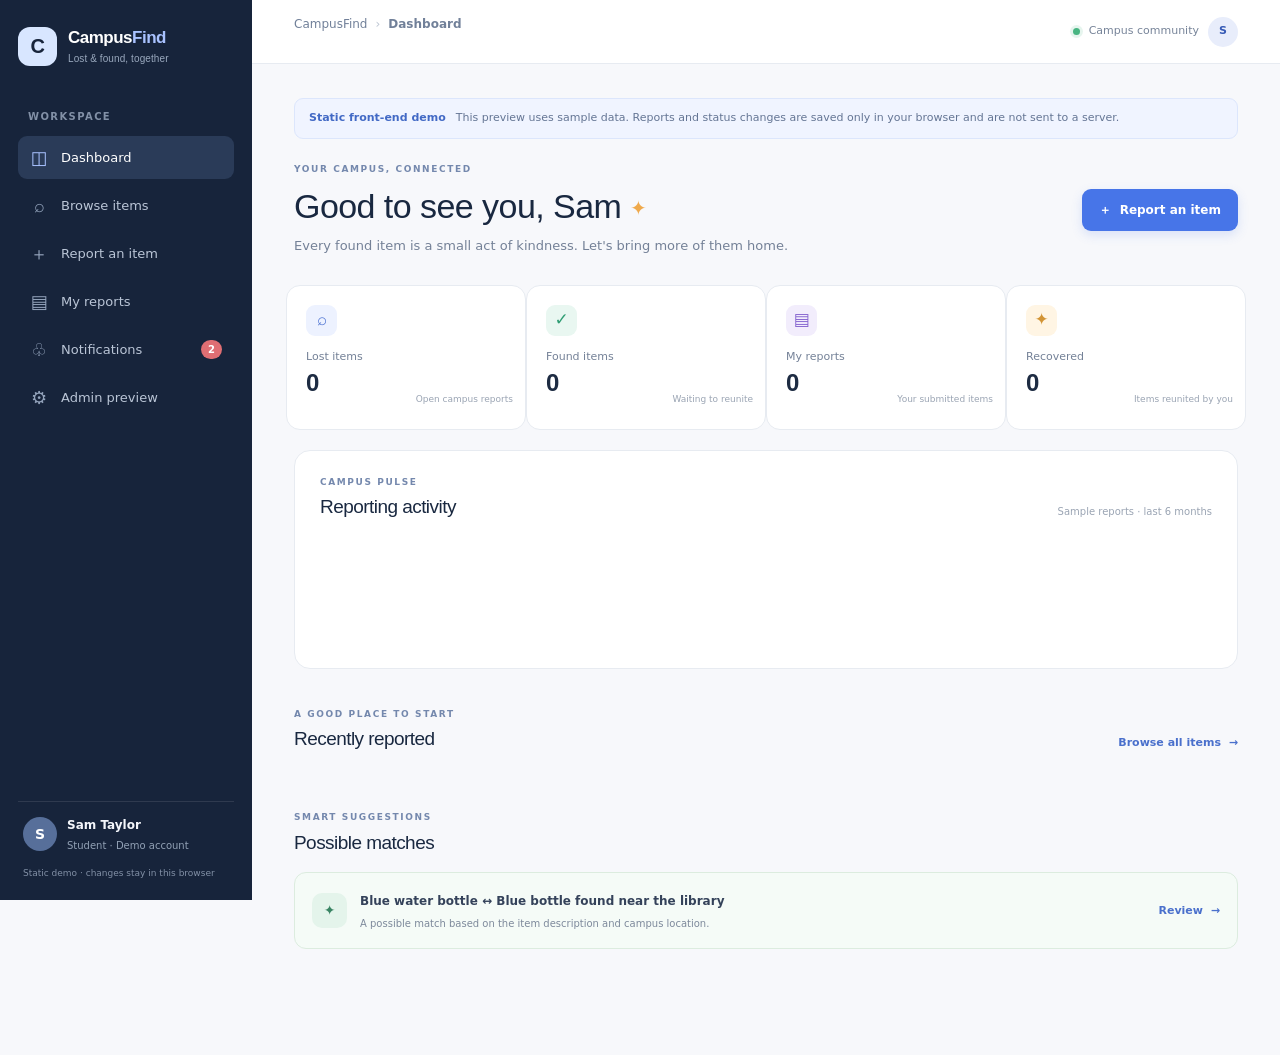
<file: index.html>
<!doctype html>
<html lang="en">
<head>
    <meta charset="utf-8">
    <meta name="viewport" content="width=device-width, initial-scale=1">
    <meta name="theme-color" content="#17243b">
    <meta name="description" content="A static CampusFind front-end demo for campus lost-and-found reports.">

    <title>CampusFind - Campus Lost & Found</title>

    <!-- Bootstrap CSS -->
    <link href="assets/vendor/bootstrap/bootstrap.min.css" rel="stylesheet">

    <!-- Application CSS -->
    <link rel="stylesheet" href="assets/app.css">
    <link rel="stylesheet" href="styles.css">

    <!-- JavaScript Libraries -->
    <script src="assets/vendor/chart.js/chart.umd.min.js" defer></script>
    <script src="app.js" defer></script>
</head>

<body>

    <!-- Sidebar -->
    <aside class="sidebar">

        <a class="brand" href="#dashboard" aria-label="CampusFind dashboard">
            <span class="brand-mark">C</span>
            <span>
                Campus<span class="brand-light">Find</span>
                <small>Lost &amp; found, together</small>
            </span>
        </a>

        <div class="sidebar-label">Workspace</div>

        <nav class="side-nav" aria-label="Main navigation">

            <a class="active" href="#dashboard" data-page-link="dashboard">
                <span>◫</span> Dashboard
            </a>

            <a href="#browse" data-page-link="browse">
                <span>⌕</span> Browse items
            </a>

            <a href="#report" data-page-link="report">
                <span>＋</span> Report an item
            </a>

            <a href="#my-reports" data-page-link="my-reports">
                <span>▤</span> My reports
            </a>

            <a href="#notifications" data-page-link="notifications">
                <span>♧</span> Notifications
                <b class="nav-count" id="nav-count">2</b>
            </a>

            <a href="#admin" data-page-link="admin">
                <span>⚙</span> Admin preview
            </a>

        </nav>

        <div class="sidebar-bottom">

            <div class="profile-chip">
                <span class="avatar">S</span>
                <span>
                    <strong>Sam Taylor</strong>
                    <small>Student · Demo account</small>
                </span>
            </div>

            <p class="demo-hint">
                Static demo · changes stay in this browser
            </p>

        </div>

    </aside>


    <!-- Main Content -->
    <main class="main-content">

        <!-- Top Navigation -->
        <header class="topbar">

            <div class="breadcrumb">
                CampusFind
                <span>›</span>
                <strong id="breadcrumb-current">Dashboard</strong>
            </div>

            <div class="topbar-user">
                <span class="online-dot"></span>
                Campus community
                <span class="avatar avatar-small">S</span>
            </div>

        </header>


        <div class="page-wrap">

            <!-- Demo Notice -->
            <div class="demo-banner" role="note">
                <strong>Static front-end demo</strong>
                <span>
                    This preview uses sample data. Reports and status
                    changes are saved only in your browser and are not
                    sent to a server.
                </span>
            </div>


            <!-- Dashboard -->
            <section class="static-page" data-page="dashboard">

                <div class="welcome-row">

                    <div>
                        <div class="eyebrow">YOUR CAMPUS, CONNECTED</div>

                        <h1>
                            Good to see you, Sam
                            <span class="wave">✦</span>
                        </h1>

                        <p class="subheading">
                            Every found item is a small act of kindness.
                            Let's bring more of them home.
                        </p>
                    </div>

                    <a class="button button-primary"
                       href="#report"
                       data-page-link="report">
                        ＋ <span>Report an item</span>
                    </a>

                </div>


                <!-- Statistics -->
                <section class="stats-grid row row-cols-1 row-cols-sm-2 row-cols-xl-4 g-3"
                         aria-label="Campus item statistics">

                    <article class="stat-card stat-blue col">
                        <span class="stat-icon">⌕</span>
                        <span class="stat-label">Lost items</span>
                        <strong id="lost-count">0</strong>
                        <small>Open campus reports</small>
                    </article>

                    <article class="stat-card stat-green col">
                        <span class="stat-icon">✓</span>
                        <span class="stat-label">Found items</span>
                        <strong id="found-count">0</strong>
                        <small>Waiting to reunite</small>
                    </article>

                    <article class="stat-card stat-violet col">
                        <span class="stat-icon">▤</span>
                        <span class="stat-label">My reports</span>
                        <strong id="my-count">0</strong>
                        <small>Your submitted items</small>
                    </article>

                    <article class="stat-card stat-amber col">
                        <span class="stat-icon">✦</span>
                        <span class="stat-label">Recovered</span>
                        <strong id="recovered-count">0</strong>
                        <small>Items reunited by you</small>
                    </article>

                </section>


                <!-- Activity Chart -->
                <section class="panel activity-chart">

                    <div class="section-heading">

                        <div>
                            <div class="eyebrow">CAMPUS PULSE</div>
                            <h2>Reporting activity</h2>
                        </div>

                        <span class="chart-caption">
                            Sample reports · last 6 months
                        </span>

                    </div>

                    <canvas id="activity-chart"
                            height="100"
                            aria-label="Sample lost and found reports by month"
                            role="img">
                    </canvas>

                </section>


                <!-- Recent Items -->
                <section class="content-section">

                    <div class="section-heading">

                        <div>
                            <div class="eyebrow">A GOOD PLACE TO START</div>
                            <h2>Recently reported</h2>
                        </div>

                        <a class="text-link"
                           href="#browse"
                           data-page-link="browse">
                            Browse all items <span>→</span>
                        </a>

                    </div>

                    <div class="item-grid" id="recent-items"></div>

                </section>


                <!-- Suggested Matches -->
                <section class="content-section">

                    <div class="section-heading">
                        <div>
                            <div class="eyebrow">SMART SUGGESTIONS</div>
                            <h2>Possible matches</h2>
                        </div>
                    </div>

                    <div class="suggestion-card">

                        <span class="suggestion-icon">✦</span>

                        <div>
                            <strong>
                                Blue water bottle ↔ Blue bottle found near the library
                            </strong>

                            <p>
                                A possible match based on the item description
                                and campus location.
                            </p>
                        </div>

                        <a class="text-link"
                           href="#browse"
                           data-page-link="browse">
                            Review <span>→</span>
                        </a>

                    </div>

                </section>

            </section>


            <!-- Browse Items -->
            <section class="static-page" data-page="browse" hidden>

                <div class="page-heading">
                    <div class="eyebrow">THE CAMPUS BOARD</div>
                    <h1>Browse items</h1>
                    <p class="subheading">
                        Search recent reports and filter by item type.
                    </p>
                </div>

                <form class="filter-form panel" id="filter-form">

                    <div class="filter-primary">

                        <label class="sr-only" for="search-items">
                            Search items
</file>
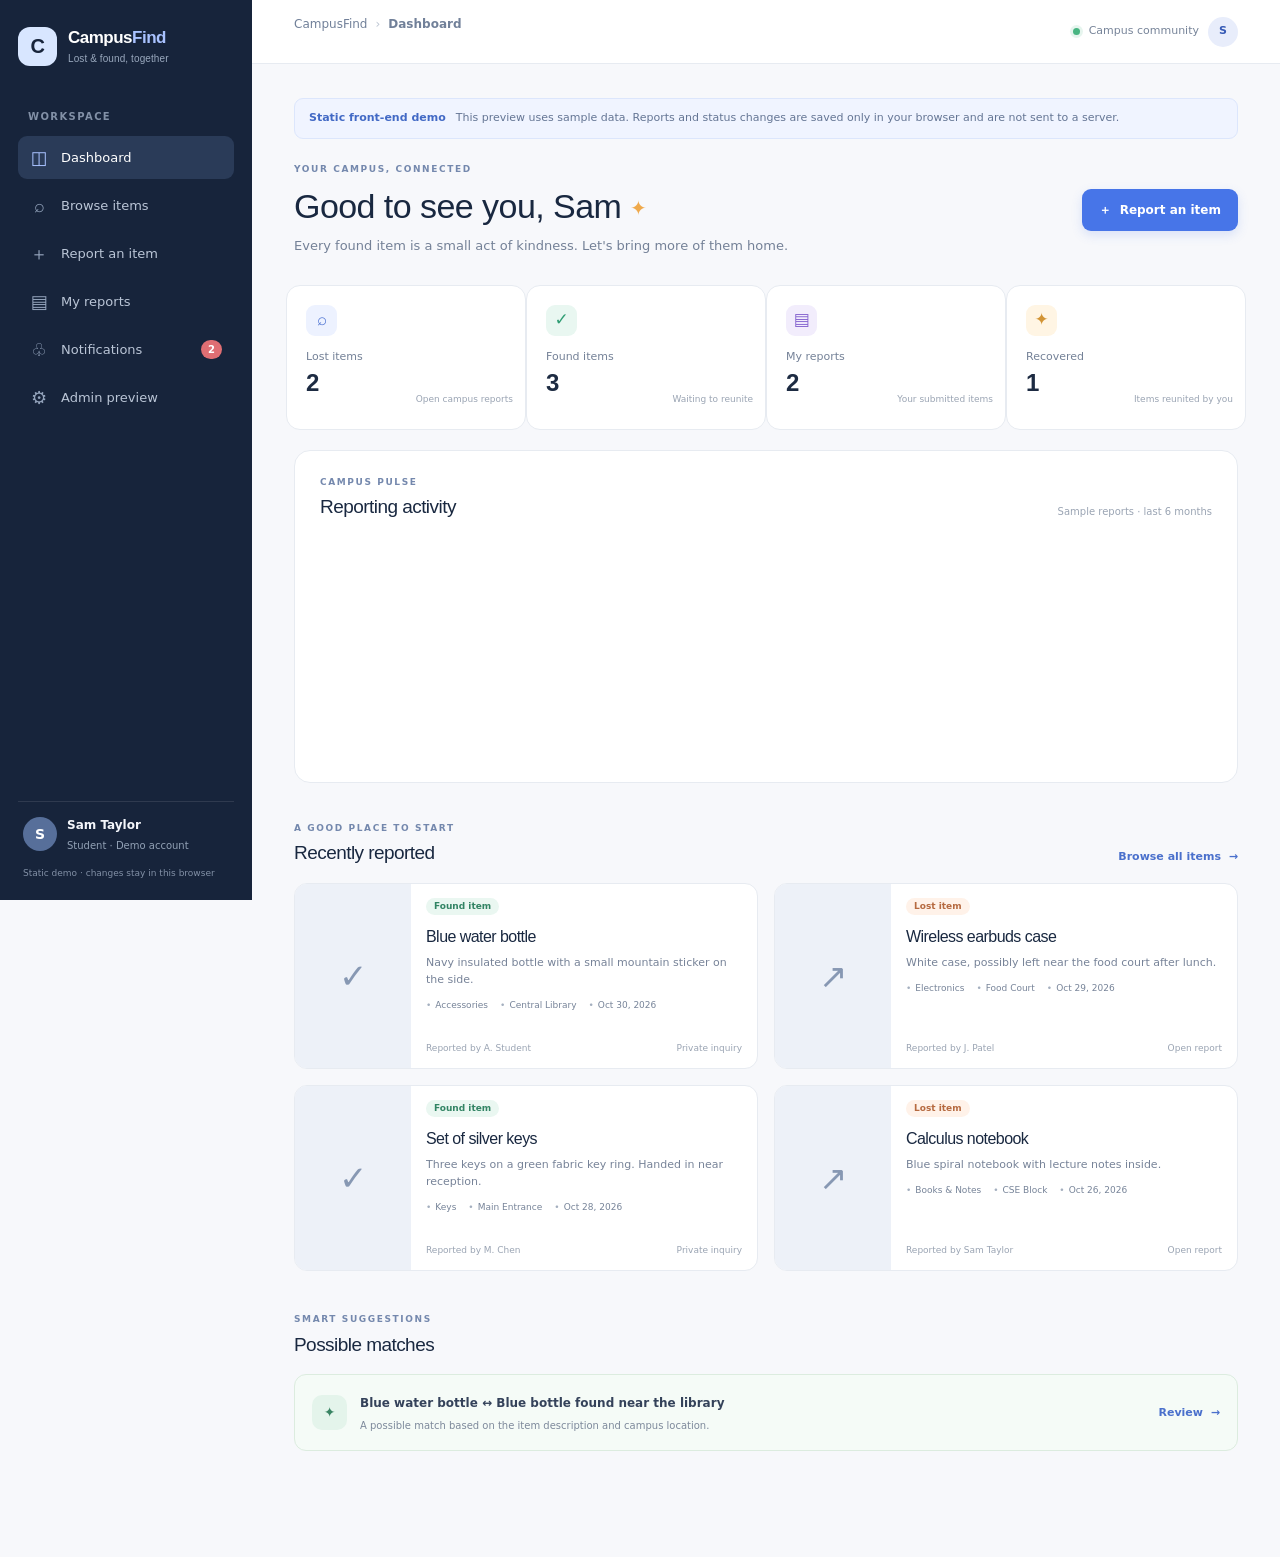
<file: front end/index.html>
<!doctype html>
<html lang="en">
<head>
    <meta charset="utf-8">
    <meta name="viewport" content="width=device-width, initial-scale=1">
    <meta name="theme-color" content="#17243b">
    <meta name="description" content="A static CampusFind front-end demo for campus lost-and-found reports.">
    <title>CampusFind · Static demo</title>
    <link href="../assets/vendor/bootstrap/bootstrap.min.css" rel="stylesheet">
    <link rel="stylesheet" href="../assets/app.css">
    <link rel="stylesheet" href="styles.css">
    <script src="../assets/vendor/chart.js/chart.umd.min.js" defer></script>
    <script src="app.js" defer></script>
</head>
<body>
    <aside class="sidebar">
        <a class="brand" href="#dashboard" aria-label="CampusFind dashboard">
            <span class="brand-mark">C</span>
            <span>Campus<span class="brand-light">Find</span><small>Lost &amp; found, together</small></span>
        </a>
        <div class="sidebar-label">Workspace</div>
        <nav class="side-nav" aria-label="Main navigation">
            <a class="active" href="#dashboard" data-page-link="dashboard"><span>◫</span> Dashboard</a>
            <a href="#browse" data-page-link="browse"><span>⌕</span> Browse items</a>
            <a href="#report" data-page-link="report"><span>＋</span> Report an item</a>
            <a href="#my-reports" data-page-link="my-reports"><span>▤</span> My reports</a>
            <a href="#notifications" data-page-link="notifications"><span>♧</span> Notifications <b class="nav-count" id="nav-count">2</b></a>
            <a href="#admin" data-page-link="admin"><span>⚙</span> Admin preview</a>
        </nav>
        <div class="sidebar-bottom">
            <div class="profile-chip">
                <span class="avatar">S</span>
                <span><strong>Sam Taylor</strong><small>Student · Demo account</small></span>
            </div>
            <p class="demo-hint">Static demo · changes stay in this browser</p>
        </div>
    </aside>

    <main class="main-content">
        <header class="topbar">
            <div class="breadcrumb">CampusFind <span>›</span> <strong id="breadcrumb-current">Dashboard</strong></div>
            <div class="topbar-user"><span class="online-dot"></span> Campus community <span class="avatar avatar-small">S</span></div>
        </header>

        <div class="page-wrap">
            <div class="demo-banner" role="note"><strong>Static front-end demo</strong><span>This preview uses sample data. Reports and status changes are saved only in your browser and are not sent to a server.</span></div>

            <section class="static-page" data-page="dashboard">
                <div class="welcome-row">
                    <div><div class="eyebrow">YOUR CAMPUS, CONNECTED</div><h1>Good to see you, Sam <span class="wave">✦</span></h1><p class="subheading">Every found item is a small act of kindness. Let's bring more of them home.</p></div>
                    <a class="button button-primary" href="#report" data-page-link="report">＋ <span>Report an item</span></a>
                </div>
                <section class="stats-grid row row-cols-1 row-cols-sm-2 row-cols-xl-4 g-3" aria-label="Campus item statistics">
                    <article class="stat-card stat-blue col"><span class="stat-icon">⌕</span><span class="stat-label">Lost items</span><strong id="lost-count">0</strong><small>Open campus reports</small></article>
                    <article class="stat-card stat-green col"><span class="stat-icon">✓</span><span class="stat-label">Found items</span><strong id="found-count">0</strong><small>Waiting to reunite</small></article>
                    <article class="stat-card stat-violet col"><span class="stat-icon">▤</span><span class="stat-label">My reports</span><strong id="my-count">0</strong><small>Your submitted items</small></article>
                    <article class="stat-card stat-amber col"><span class="stat-icon">✦</span><span class="stat-label">Recovered</span><strong id="recovered-count">0</strong><small>Items reunited by you</small></article>
                </section>
                <section class="panel activity-chart">
                    <div class="section-heading"><div><div class="eyebrow">CAMPUS PULSE</div><h2>Reporting activity</h2></div><span class="chart-caption">Sample reports · last 6 months</span></div>
                    <canvas id="activity-chart" height="100" aria-label="Sample lost and found reports by month" role="img"></canvas>
                </section>
                <section class="content-section">
                    <div class="section-heading"><div><div class="eyebrow">A GOOD PLACE TO START</div><h2>Recently reported</h2></div><a class="text-link" href="#browse" data-page-link="browse">Browse all items <span>→</span></a></div>
                    <div class="item-grid" id="recent-items"></div>
                </section>
                <section class="content-section">
                    <div class="section-heading"><div><div class="eyebrow">SMART SUGGESTIONS</div><h2>Possible matches</h2></div></div>
                    <div class="suggestion-card"><span class="suggestion-icon">✦</span><div><strong>Blue water bottle ↔ Blue bottle found near the library</strong><p>A possible match based on the item description and campus location.</p></div><a class="text-link" href="#browse" data-page-link="browse">Review <span>→</span></a></div>
                </section>
            </section>

            <section class="static-page" data-page="browse" hidden>
                <div class="page-heading"><div class="eyebrow">THE CAMPUS BOARD</div><h1>Browse items</h1><p class="subheading">Search recent reports and filter by item type.</p></div>
                <form class="filter-form panel" id="filter-form">
                    <div class="filter-primary">
                        <label class="sr-only" for="search-items">Search items</label>
                        <input class="search-input" type="search" id="search-items" placeholder="Search reports...">
                        <label class="sr-only" for="filter-type">Item type</label>
                        <select id="filter-type"><option value="">All reports</option><option value="lost">Lost items</option><option value="found">Found items</option></select>
                        <label class="sr-only" for="filter-category">Category</label>
                        <select id="filter-category"><option value="">All categories</option><option>Accessories</option><option>Electronics</option><option>Books &amp; Notes</option><option>Keys</option><option>Bags</option><option>Clothing &amp; Accessories</option></select>
                        <button class="button button-primary button-small" type="submit">Search</button>
                    </div>
                </form>
                <p class="results-line" id="results-line" aria-live="polite"></p>
                <div class="item-grid" id="browse-items"></div>
            </section>

            <section class="static-page" data-page="report" hidden>
                <div class="page-heading"><div class="eyebrow">HELP YOUR CAMPUS COMMUNITY</div><h1>Report an item</h1><p class="subheading">The more detail you share, the easier it is to get this item back where it belongs.</p></div>
                <form class="panel report-form" id="report-form">
                    <div class="form-section-title"><span>01</span><div><h2>What happened?</h2><p>Choose the report type and tell us about the item.</p></div></div>
                    <div class="segmented-control">
                        <label><input type="radio" name="type" value="lost" checked><span>⌕ &nbsp; I lost an item</span></label>
                        <label><input type="radio" name="type" value="found"><span>✓ &nbsp; I found an item</span></label>
                    </div>
                    <div class="form-row">
                        <label>Item name<input name="name" maxlength="120" required placeholder="e.g. Blue water bottle"></label>
                        <label>Category<select name="category" required><option value="">Choose a category</option><option>Electronics</option><option>Books &amp; Notes</option><option>Keys</option><option>ID Cards &amp; Wallets</option><option>Clothing &amp; Accessories</option><option>Bags</option><option>Stationery</option><option>Other</option></select></label>
                    </div>
                    <label>Description<textarea name="description" rows="4" maxlength="500" required placeholder="Color, brand, unique marks, or anything else that could help identify it"></textarea></label>
                    <div class="form-section-title form-section-spaced"><span>02</span><div><h2>Where and when?</h2><p>An approximate time and campus location are helpful.</p></div></div>
                    <div class="form-row">
                        <label>Date<input type="date" name="date" required></label>
                        <label>Campus location<select name="location" required><option value="">Choose a location</option><option>Central Library</option><option>Food Court</option><option>Main Block</option><option>CSE Block</option><option>Hostel</option><option>Main Entrance</option><option>Other campus location</option></select></label>
                    </div>
                    <div class="form-footer"><p>This static preview stores your report only in this browser.</p><button class="button button-primary" type="submit">Save demo report <span>→</span></button></div>
                </form>
            </section>

            <section class="static-page" data-page="my-reports" hidden>
                <div class="page-heading"><div class="eyebrow">YOUR ACTIVITY</div><h1>My reports</h1><p class="subheading">Follow your reports from review to reunion.</p></div>
                <div class="item-grid" id="my-items"></div>
            </section>

            <section class="static-page" data-page="notifications" hidden>
                <div class="section-heading notification-heading"><div><div class="eyebrow">UPDATES FOR YOU</div><h1>Notifications</h1></div><button class="text-button" type="button" id="mark-read">Mark all as read</button></div>
                <div class="notification-list" id="notification-list"></div>
            </section>

            <section class="static-page" data-page="admin" hidden>
                <div class="page-heading"><div class="eyebrow">DEMO ONLY</div><h1>Admin preview</h1><p class="subheading">A visual preview of moderation tools. Actions here do not affect real accounts or reports.</p></div>
                <div class="stats-grid admin-stats row row-cols-1 row-cols-sm-2 row-cols-xl-4 g-3">
                    <article class="stat-card stat-amber col"><span class="stat-label">Pending review</span><strong id="pending-count">0</strong><small>Sample queue</small></article>
                    <article class="stat-card stat-blue col"><span class="stat-label">Active members</span><strong>248</strong><small>Sample total</small></article>
                </div>
                <section class="panel table-panel">
                    <div class="section-heading"><div><div class="eyebrow">MODERATION QUEUE</div><h2>Recent reports</h2></div><span class="chart-caption">Preview only</span></div>
                    <div class="table-scroll"><table><thead><tr><th>Report</th><th>Type</th><th>Location</th><th>Status</th></tr></thead><tbody id="admin-rows"></tbody></table></div>
                </section>
            </section>
        </div>
    </main>
</body>
</html>
</file>
<file: assets/app.css>
:root {
    --navy: #17243b;
    --navy-soft: #253652;
    --ink: #1d2b42;
    --muted: #748197;
    --line: #e7ebf1;
    --canvas: #f7f8fb;
    --white: #fff;
    --blue: #4775e8;
    --blue-dark: #3563d5;
    --green: #2e9b71;
    --radius: 16px;
    font-family: "DM Sans", sans-serif;
}

* { box-sizing: border-box; }
body { margin: 0; min-height: 100vh; color: var(--ink); background: var(--canvas); font-size: 14px; }
a { color: inherit; text-decoration: none; }
button, input, select, textarea { font: inherit; }
button, select { cursor: pointer; }
.sidebar { position: fixed; inset: 0 auto 0 0; z-index: 3; display: flex; flex-direction: column; width: 252px; padding: 27px 18px 20px; color: #d7dfed; background: var(--navy); }
.brand { display: flex; align-items: center; gap: 11px; color: #fff; font: 800 17px/1.1 Manrope, sans-serif; letter-spacing: -.5px; }
.brand-mark { display: grid; width: 39px; height: 39px; place-items: center; border-radius: 12px; color: var(--navy); background: #d8e6ff; font: 800 20px Manrope, sans-serif; }
.brand-light { color: #a9c2ff; }
.brand small { display: block; margin-top: 5px; color: #99a8bd; font: 400 10px "DM Sans", sans-serif; letter-spacing: .1px; }
.sidebar-label { margin: 43px 10px 12px; color: #8290a6; font-size: 10px; font-weight: 700; letter-spacing: 1.4px; text-transform: uppercase; }
.side-nav { display: grid; gap: 5px; }
.side-nav a { display: flex; align-items: center; gap: 13px; min-height: 43px; padding: 0 12px; border-radius: 9px; color: #bac5d6; font-size: 13px; transition: background .2s, color .2s; }
.side-nav a > span { width: 18px; color: #94a4bc; font-size: 18px; text-align: center; }
.side-nav a:hover, .side-nav a.active { color: #fff; background: #2a3b58; }
.side-nav a.active > span { color: #a9c2ff; }
.nav-count { margin-left: auto; padding: 2px 7px; border-radius: 99px; color: #fff; background: #df6e73; font-size: 10px; }
.sidebar-bottom { margin-top: auto; }
.profile-chip { display: flex; align-items: center; gap: 10px; padding: 14px 5px; border-top: 1px solid #ffffff1a; }
.profile-chip strong, .profile-chip small { display: block; max-width: 154px; overflow: hidden; text-overflow: ellipsis; white-space: nowrap; }
.profile-chip strong { color: #f4f6fb; font-size: 12px; }
.profile-chip small { margin-top: 4px; color: #92a1b5; font-size: 10px; }
.avatar { display: grid; flex: 0 0 auto; width: 34px; height: 34px; place-items: center; border-radius: 50%; color: #fff; background: #576f9a; font-weight: 700; }
.avatar-small { width: 30px; height: 30px; color: #365ab5; background: #e8edfb; }
.logout-button { display: flex; align-items: center; gap: 12px; width: 100%; padding: 9px 8px; border: 0; color: #aeb9ca; background: none; text-align: left; }
.logout-button:hover { color: white; }
.main-content { min-height: 100vh; margin-left: 252px; }
.topbar { position: sticky; top: 0; z-index: 2; display: flex; align-items: center; justify-content: space-between; height: 64px; padding: 0 42px; border-bottom: 1px solid var(--line); background: #ffffffed; backdrop-filter: blur(12px); }
.breadcrumb { color: #718099; font-size: 12px; }
.breadcrumb span { margin: 0 8px; color: #bdc5d2; }
.topbar-user { display: flex; align-items: center; gap: 9px; color: #778499; font-size: 11px; }
.online-dot { width: 7px; height: 7px; border-radius: 50%; background: #48b582; box-shadow: 0 0 0 3px #48b58222; }
.page-wrap { width: min(1180px, 100%); margin: 0 auto; padding: 34px 42px 64px; }
h1, h2, h3, p { margin-top: 0; }
h1, h2, h3 { font-family: Manrope, sans-serif; color: #192840; letter-spacing: -.55px; }
h1 { margin-bottom: 8px; font-size: clamp(26px, 3vw, 34px); line-height: 1.22; }
h2 { margin-bottom: 0; font-size: 19px; }
h3 { margin: 12px 0 8px; font-size: 16px; }
.eyebrow { margin-bottom: 10px; color: #7488ad; font-size: 9px; font-weight: 700; letter-spacing: 1.6px; }
.subheading { margin: 0; color: var(--muted); font-size: 13px; line-height: 1.7; }
.welcome-row { display: flex; align-items: center; justify-content: space-between; gap: 20px; margin-bottom: 27px; }
.wave { color: #efa94b; font-size: 20px; vertical-align: 3px; }
.button { display: inline-flex; align-items: center; justify-content: center; gap: 9px; min-height: 42px; padding: 0 17px; border: 0; border-radius: 9px; font-size: 12px; font-weight: 700; transition: background .2s, transform .2s; }
.button:hover { transform: translateY(-1px); }
.button-primary { color: #fff; background: var(--blue); box-shadow: 0 4px 11px #4775e82c; }
.button-primary:hover { background: var(--blue-dark); }
.button-muted { color: #657187; background: #f0f2f6; }
.button-muted:hover { background: #e5e8ee; }
.button-small { min-height: 34px; padding: 0 12px; font-size: 11px; }
.button-wide { width: 100%; min-height: 47px; margin-top: 8px; }
.stats-grid { margin-bottom: 39px; }
.activity-chart { margin: -19px 0 39px; }
.chart-caption { color: #9aa4b3; font-size: 10px; }
.activity-chart canvas { max-height: 220px; }
.stat-card { position: relative; min-height: 145px; padding: 19px; overflow: hidden; border: 1px solid var(--line); border-radius: 14px; background: #fff; }
.stat-icon { display: grid; width: 31px; height: 31px; margin-bottom: 13px; place-items: center; border-radius: 9px; font-size: 17px; }
.stat-label { display: block; color: #748197; font-size: 11px; }
.stat-card strong { display: block; margin-top: 4px; font: 800 24px Manrope, sans-serif; letter-spacing: -.6px; }
.stat-card small { position: absolute; right: 12px; bottom: 22px; color: #9aa4b3; font-size: 9px; }
.stat-blue .stat-icon { color: #5176d3; background: #edf2ff; }
.stat-green .stat-icon { color: #2f9d73; background: #e9f7f1; }
.stat-violet .stat-icon { color: #8766d0; background: #f2edfc; }
.stat-amber .stat-icon { color: #d29435; background: #fff5e4; }
.content-section { margin: 0 0 42px; }
.section-heading { display: flex; align-items: end; justify-content: space-between; gap: 18px; margin-bottom: 18px; }
.section-heading .eyebrow { margin-bottom: 7px; }
.text-link { color: #4a70cc; font-size: 11px; font-weight: 700; }
.text-link span { margin-left: 4px; }
.item-grid { display: grid; grid-template-columns: repeat(2, minmax(0, 1fr)); gap: 16px; }
.item-card { display: flex; min-width: 0; overflow: hidden; border: 1px solid var(--line); border-radius: 13px; background: var(--white); transition: box-shadow .2s, transform .2s; }
.item-card:hover { transform: translateY(-2px); box-shadow: 0 8px 26px #26395a0b; }
.item-photo, .item-photo-placeholder { flex: 0 0 116px; width: 116px; min-height: 184px; object-fit: cover; background: #edf1f8; }
.item-photo-placeholder { display: grid; place-items: center; color: #8798b3; font: 500 34px Manrope, sans-serif; }
.item-card-body { display: flex; flex: 1; flex-direction: column; min-width: 0; padding: 14px 15px 13px; }
.item-card-top { display: flex; align-items: center; justify-content: space-between; gap: 6px; }
.badge, .review-badge { display: inline-flex; align-items: center; padding: 4px 8px; border-radius: 99px; font-size: 9px; font-weight: 700; white-space: nowrap; }
.badge-lost { color: #b66a40; background: #fff2e9; }
.badge-found { color: #328464; background: #eaf7f1; }
.match-score { color: #528568; font-size: 9px; font-weight: 700; }
.item-card .item-description { display: -webkit-box; margin: 0 0 11px; overflow: hidden; color: #778398; font-size: 11px; line-height: 1.55; -webkit-box-orient: vertical; -webkit-line-clamp: 2; }
.item-meta { display: flex; flex-wrap: wrap; gap: 5px 12px; color: #768398; font-size: 9px; }
.item-meta span::before { margin-right: 4px; color: #a4afbf; content: "•"; }
.item-card-footer { display: flex; justify-content: space-between; gap: 8px; margin-top: auto; padding-top: 11px; color: #9aa4b3; font-size: 9px; }
.contact-link { color: #5072c1; font-weight: 700; }
.status-text { color: #33936e; font-weight: 700; }
.inquiry { margin-top: 12px; padding-top: 9px; border-top: 1px solid #eff1f5; color: #5574bd; font-size: 10px; font-weight: 700; }
.inquiry summary { cursor: pointer; }
.inquiry-form { display: grid; gap: 7px; margin-top: 8px; }
.inquiry-form textarea { min-height: 60px; }
.empty-state { grid-column: 1 / -1; padding: 46px 20px; border: 1px dashed #dce2ed; border-radius: var(--radius); background: #fff; text-align: center; }
.empty-icon { display: block; margin-bottom: 12px; color: #91a2c2; font-size: 30px; }
.empty-state h3 { margin-bottom: 7px; }
.empty-state p { margin-bottom: 16px; color: var(--muted); font-size: 12px; }
.page-heading { margin-bottom: 23px; }
.filter-bar { display: grid; gap: 9px; margin-bottom: 13px; padding: 11px; border: 1px solid var(--line); border-radius: 12px; background: white; }
.filter-primary { display: flex; align-items: center; gap: 9px; }
.filter-advanced { display: grid; grid-template-columns: repeat(4, minmax(0, 1fr)); align-items: end; gap: 9px; }
.filter-advanced label { gap: 4px; color: #78859a; font-size: 9px; }
.filter-bar select, .filter-bar input { min-width: 0; height: 36px; border: 0; outline: 0; color: #5d697d; background: transparent; font-size: 11px; }
.filter-primary select { max-width: 154px; padding: 0 7px; border-left: 1px solid var(--line); }
.filter-advanced select, .filter-advanced input { border: 1px solid var(--line); border-radius: 7px; background: white; }
.search-input { display: flex; flex: 1; align-items: center; gap: 8px; min-width: 120px; padding-left: 7px; color: #90a0b6; }
.search-input span { font-size: 18px; }
.search-input input { flex: 1; width: 100%; }
.results-line { margin: 16px 0 12px; color: #8a96a8; font-size: 10px; }
.pagination { display: flex; justify-content: center; gap: 6px; margin-top: 25px; }
.pagination a { display: grid; min-width: 32px; height: 32px; place-items: center; border: 1px solid var(--line); border-radius: 8px; color: #67758c; background: white; font-size: 11px; }
.pagination a.current { border-color: var(--blue); color: white; background: var(--blue); }
.panel { padding: 25px; border: 1px solid var(--line); border-radius: var(--radius); background: white; }
.report-form { max-width: 830px; }
.form-section-title { display: flex; align-items: center; gap: 12px; margin-bottom: 19px; }
.form-section-title > span { display: grid; flex: 0 0 auto; width: 31px; height: 31px; place-items: center; border-radius: 9px; color: #5879c8; background: #eef2fc; font-size: 10px; font-weight: 700; }
.form-section-title h2 { margin-bottom: 4px; font-size: 15px; }
.form-section-title p { margin: 0; color: #929cad; font-size: 10px; }
.form-section-spaced { margin-top: 30px; }
.form-stack { display: grid; gap: 14px; }
label { display: grid; gap: 7px; color: #4b5870; font-size: 11px; font-weight: 600; }
input:not([type="radio"]):not([type="checkbox"]), select, textarea { width: 100%; min-height: 41px; padding: 10px 11px; border: 1px solid #e1e6ee; border-radius: 8px; outline: 0; color: #27364d; background: #fff; font-size: 12px; transition: border-color .2s, box-shadow .2s; }
textarea { resize: vertical; }
input:focus, select:focus, textarea:focus { border-color: #8aa6ee; box-shadow: 0 0 0 3px #4775e812; }
input::placeholder, textarea::placeholder { color: #b0b9c7; }
.form-row { display: grid; grid-template-columns: 1fr 1fr; gap: 14px; margin: 14px 0; }
.form-row:first-of-type { margin-top: 0; }
.optional { color: #9ca6b5; font-size: 10px; font-weight: 400; }
.segmented-control { display: flex; gap: 10px; margin-bottom: 18px; }
.segmented-control label { flex: 1; display: block; cursor: pointer; }
.segmented-control input { position: absolute; opacity: 0; }
.segmented-control span { display: block; padding: 12px 15px; border: 1px solid #e4e9f0; border-radius: 9px; color: #727f93; text-align: center; transition: .2s; }
.segmented-control input:checked + span { border-color: #9bb4f1; color: #4169c9; background: #f2f5ff; }
.form-footer { display: flex; align-items: center; justify-content: space-between; gap: 14px; margin-top: 24px; padding-top: 18px; border-top: 1px solid #edf0f4; }
.form-footer p { margin: 0; color: #939eae; font-size: 10px; line-height: 1.5; }
.report-card-wrap { min-width: 0; }
.report-actions { display: flex; align-items: center; justify-content: space-between; padding: 10px 3px; }
.review-pending { color: #a77528; background: #fff5e3; }
.review-approved { color: #318263; background: #eaf7f1; }
.review-rejected { color: #b04d56; background: #fff0f1; }
.text-button { padding: 3px 0; border: 0; color: #5072c1; background: transparent; font-size: 10px; font-weight: 700; }
.text-button:hover { text-decoration: underline; }
.danger-text { color: #bf5961; }
.match-note { padding: 9px 11px; border-radius: 8px; color: #548064; background: #edf7f0; font-size: 10px; }
.notification-heading { align-items: center; margin-bottom: 15px; }
.notification-list { overflow: hidden; border: 1px solid var(--line); border-radius: 13px; background: white; }
.notification-row { display: flex; align-items: flex-start; gap: 13px; padding: 18px; border-bottom: 1px solid #eef0f4; }
.notification-row:last-child { border-bottom: 0; }
.notification-row.unread { background: #f8faff; }
.notification-icon { display: grid; flex: 0 0 auto; width: 32px; height: 32px; place-items: center; border-radius: 10px; color: #5377cf; background: #edf2ff; }
.notification-copy { flex: 1; }
.notification-copy strong { font-size: 12px; }
.notification-copy p { margin: 5px 0; color: #748197; font-size: 11px; line-height: 1.55; }
.notification-copy small { color: #a1aaba; font-size: 9px; }
.admin-tabs { display: flex; gap: 6px; overflow-x: auto; margin: 20px 0; padding-bottom: 5px; border-bottom: 1px solid var(--line); }
.admin-tabs a { display: inline-flex; align-items: center; gap: 7px; padding: 9px 12px; border-radius: 7px 7px 0 0; color: #7d899a; font-size: 11px; white-space: nowrap; }
.admin-tabs a.active { color: #4269c5; background: #edf2ff; font-weight: 700; }
.tab-count { display: inline-grid; min-width: 19px; height: 19px; place-items: center; border-radius: 99px; color: #a37027; background: #fff1d8; font-size: 9px; }
.admin-stats { margin-bottom: 20px; }
.admin-stats .stat-card { min-height: 120px; }
.table-panel { margin-bottom: 18px; }
.table-panel > .section-heading { margin-bottom: 15px; }
.table-panel > h2 { margin-bottom: 17px; }
.table-scroll { width: 100%; overflow-x: auto; }
table { width: 100%; border-collapse: collapse; text-align: left; }
th { padding: 10px 12px; border-bottom: 1px solid #e9edf3; color: #8c97a8; font-size: 9px; font-weight: 700; letter-spacing: .7px; text-transform: uppercase; white-space: nowrap; }
td { padding: 12px; border-bottom: 1px solid #f0f2f5; color: #647187; font-size: 10px; vertical-align: middle; }
tr:last-child td { border-bottom: 0; }
td strong { color: #34425a; font-size: 11px; }
.table-sub { display: block; margin-top: 4px; color: #99a3b2; font-size: 9px; }
.table-actions { display: flex; gap: 12px; }
.admin-report { display: flex; align-items: center; justify-content: space-between; gap: 16px; padding: 17px 0; border-top: 1px solid #edf0f4; }
.admin-report-main { display: flex; align-items: center; gap: 13px; min-width: 0; }
.admin-thumb { flex: 0 0 auto; width: 68px; height: 68px; border-radius: 9px; object-fit: cover; background: #edf1f8; }
.admin-report h3 { margin: 7px 0 4px; font-size: 14px; }
.admin-report p { max-width: 570px; margin: 0 0 7px; color: #7d899b; font-size: 10px; }
.admin-report .item-card-top small { color: #9ba5b3; font-size: 9px; }
.admin-report-actions { display: flex; flex: 0 0 auto; gap: 7px; }
.empty-inline { padding: 18px; color: #8e99a9; font-size: 11px; text-align: center; }
.admin-split { display: grid; grid-template-columns: minmax(220px, .75fr) minmax(0, 1.8fr); gap: 16px; align-items: start; }
.compact-form { display: grid; gap: 14px; }
.compact-form h2 { margin: 0; font-size: 16px; }
.compact-form .subheading { margin-top: -9px; font-size: 11px; }
.alert { margin-bottom: 20px; padding: 12px 15px; border: 1px solid transparent; border-radius: 9px; font-size: 12px; }
.alert-success { border-color: #cceadd; color: #2d7658; background: #edf9f3; }
.alert-error { border-color: #f3d4d7; color: #9e424c; background: #fff2f3; }
.auth-main { display: grid; min-height: 100vh; place-items: center; padding: 30px 18px; background: radial-gradient(ellipse at 18% 18%, #e8eeff 0, transparent 37%), radial-gradient(ellipse at 88% 82%, #e8f5f0 0, transparent 32%), #f8f9fc; }
.auth-wrap { width: min(480px, 100%); padding: 0; }
.auth-card { padding: 34px 38px; border: 1px solid #e9edf3; border-radius: 18px; background: #fff; box-shadow: 0 18px 55px #263a5b0d; }
.auth-brand { margin-bottom: 35px; color: #1d2b42; }
.auth-brand .brand-light { color: #5074d1; }
.auth-brand small { color: #919caf; }
.auth-card .eyebrow { margin-bottom: 8px; }
.auth-card h1 { font-size: 25px; }
.auth-card .subheading { margin-bottom: 22px; font-size: 12px; }
.auth-card .form-row { margin: 0; }
.auth-switch { margin: 19px 0 0; color: #8792a4; font-size: 11px; text-align: center; }
.auth-switch a { color: #4a70ce; font-weight: 700; }
.auth-note { margin-top: 18px; color: #8793a7; font-size: 10px; text-align: center; }
.auth-note span { color: #e5a84c; }
.sr-only { position: absolute; width: 1px; height: 1px; padding: 0; overflow: hidden; clip: rect(0, 0, 0, 0); white-space: nowrap; clip-path: inset(50%); }

@media (max-width: 1080px) {
    .sidebar { width: 220px; }
    .main-content { margin-left: 220px; }
    .page-wrap { padding-right: 25px; padding-left: 25px; }
    .topbar { padding-right: 25px; padding-left: 25px; }
}
@media (max-width: 760px) {
    .sidebar { position: sticky; top: 0; width: 100%; height: auto; padding: 10px 14px; }
    .sidebar .brand { display: none; }
    .sidebar-label, .sidebar-bottom { display: none; }
    .side-nav { display: flex; gap: 4px; overflow-x: auto; }
    .side-nav a { flex: 0 0 auto; min-height: 38px; gap: 7px; padding: 0 10px; font-size: 10px; }
    .side-nav a > span { font-size: 15px; }
    .main-content { margin-left: 0; }
    .topbar { height: 51px; padding: 0 17px; }
    .topbar-user { font-size: 0; }
    .page-wrap { padding: 26px 17px 45px; }
    .welcome-row { align-items: flex-start; flex-direction: column; }
    .item-grid { grid-template-columns: 1fr; }
    .filter-primary { flex-wrap: wrap; }
    .search-input { flex-basis: 100%; }
    .filter-primary select { flex: 1; max-width: none; border: 1px solid var(--line); border-radius: 7px; }
    .filter-advanced { grid-template-columns: repeat(2, minmax(0, 1fr)); }
    .filter-advanced .button { grid-column: 1 / -1; }
    .admin-split { grid-template-columns: 1fr; }
    .admin-report { align-items: flex-start; flex-direction: column; }
    .admin-report-actions { margin-left: 81px; }
}
@media (max-width: 480px) {
    .stat-card { min-height: 131px; padding: 13px; }
    .stat-card small { right: 8px; bottom: 13px; font-size: 8px; }
    .form-row { grid-template-columns: 1fr; gap: 12px; margin: 12px 0; }
    .panel { padding: 18px; }
    .form-footer { align-items: flex-start; flex-direction: column; }
    .form-footer .button { align-self: stretch; }
    .item-photo, .item-photo-placeholder { flex-basis: 88px; width: 88px; min-height: 170px; }
    .item-card-body { padding: 12px; }
    .auth-card { padding: 27px 22px; }
    .section-heading { align-items: flex-start; }
}
</file>
<file: styles.css>
.demo-banner {
    display: flex;
    align-items: center;
    gap: 10px;
    margin-bottom: 24px;
    padding: 11px 14px;
    border: 1px solid #dce6fc;
    border-radius: 9px;
    color: #647594;
    background: #f0f4ff;
    font-size: 11px;
    line-height: 1.5;
}
.demo-banner strong { flex: 0 0 auto; color: #4269c5; }
.demo-hint { margin: 0; padding: 0 5px; color: #8290a6; font-size: 9px; }
.filter-form { margin-bottom: 16px; padding: 17px; }
.filter-primary { display: flex; align-items: center; gap: 10px; }
.filter-primary .search-input { flex: 1; }
.filter-primary select { width: auto; min-width: 150px; }
.filter-primary .button { flex: 0 0 auto; }
.suggestion-card { display: flex; align-items: center; gap: 13px; padding: 17px; border: 1px solid #dcecdf; border-radius: 12px; background: #f5fbf7; }
.suggestion-icon { display: grid; flex: 0 0 auto; width: 35px; height: 35px; place-items: center; border-radius: 10px; color: #398463; background: #e4f4eb; }
.suggestion-card > div { flex: 1; }
.suggestion-card strong { color: #34425a; font-size: 12px; }
.suggestion-card p { margin: 5px 0 0; color: #7d899b; font-size: 10px; line-height: 1.5; }
.static-page[hidden] { display: none !important; }
.empty-state { grid-column: 1 / -1; }

@media (max-width: 760px) {
    .demo-banner { align-items: flex-start; flex-direction: column; gap: 3px; margin-bottom: 18px; }
    .filter-primary { flex-wrap: wrap; }
    .filter-primary .search-input { flex-basis: 100%; }
    .filter-primary select { flex: 1; min-width: 0; }
}
@media (max-width: 480px) {
    .suggestion-card { align-items: flex-start; flex-wrap: wrap; }
    .suggestion-card .text-link { margin-left: 48px; }
}
</file>
<file: front end/styles.css>
.demo-banner {
    display: flex;
    align-items: center;
    gap: 10px;
    margin-bottom: 24px;
    padding: 11px 14px;
    border: 1px solid #dce6fc;
    border-radius: 9px;
    color: #647594;
    background: #f0f4ff;
    font-size: 11px;
    line-height: 1.5;
}
.demo-banner strong { flex: 0 0 auto; color: #4269c5; }
.demo-hint { margin: 0; padding: 0 5px; color: #8290a6; font-size: 9px; }
.filter-form { margin-bottom: 16px; padding: 17px; }
.filter-primary { display: flex; align-items: center; gap: 10px; }
.filter-primary .search-input { flex: 1; }
.filter-primary select { width: auto; min-width: 150px; }
.filter-primary .button { flex: 0 0 auto; }
.suggestion-card { display: flex; align-items: center; gap: 13px; padding: 17px; border: 1px solid #dcecdf; border-radius: 12px; background: #f5fbf7; }
.suggestion-icon { display: grid; flex: 0 0 auto; width: 35px; height: 35px; place-items: center; border-radius: 10px; color: #398463; background: #e4f4eb; }
.suggestion-card > div { flex: 1; }
.suggestion-card strong { color: #34425a; font-size: 12px; }
.suggestion-card p { margin: 5px 0 0; color: #7d899b; font-size: 10px; line-height: 1.5; }
.static-page[hidden] { display: none !important; }
.empty-state { grid-column: 1 / -1; }

@media (max-width: 760px) {
    .demo-banner { align-items: flex-start; flex-direction: column; gap: 3px; margin-bottom: 18px; }
    .filter-primary { flex-wrap: wrap; }
    .filter-primary .search-input { flex-basis: 100%; }
    .filter-primary select { flex: 1; min-width: 0; }
}
@media (max-width: 480px) {
    .suggestion-card { align-items: flex-start; flex-wrap: wrap; }
    .suggestion-card .text-link { margin-left: 48px; }
}
</file>
